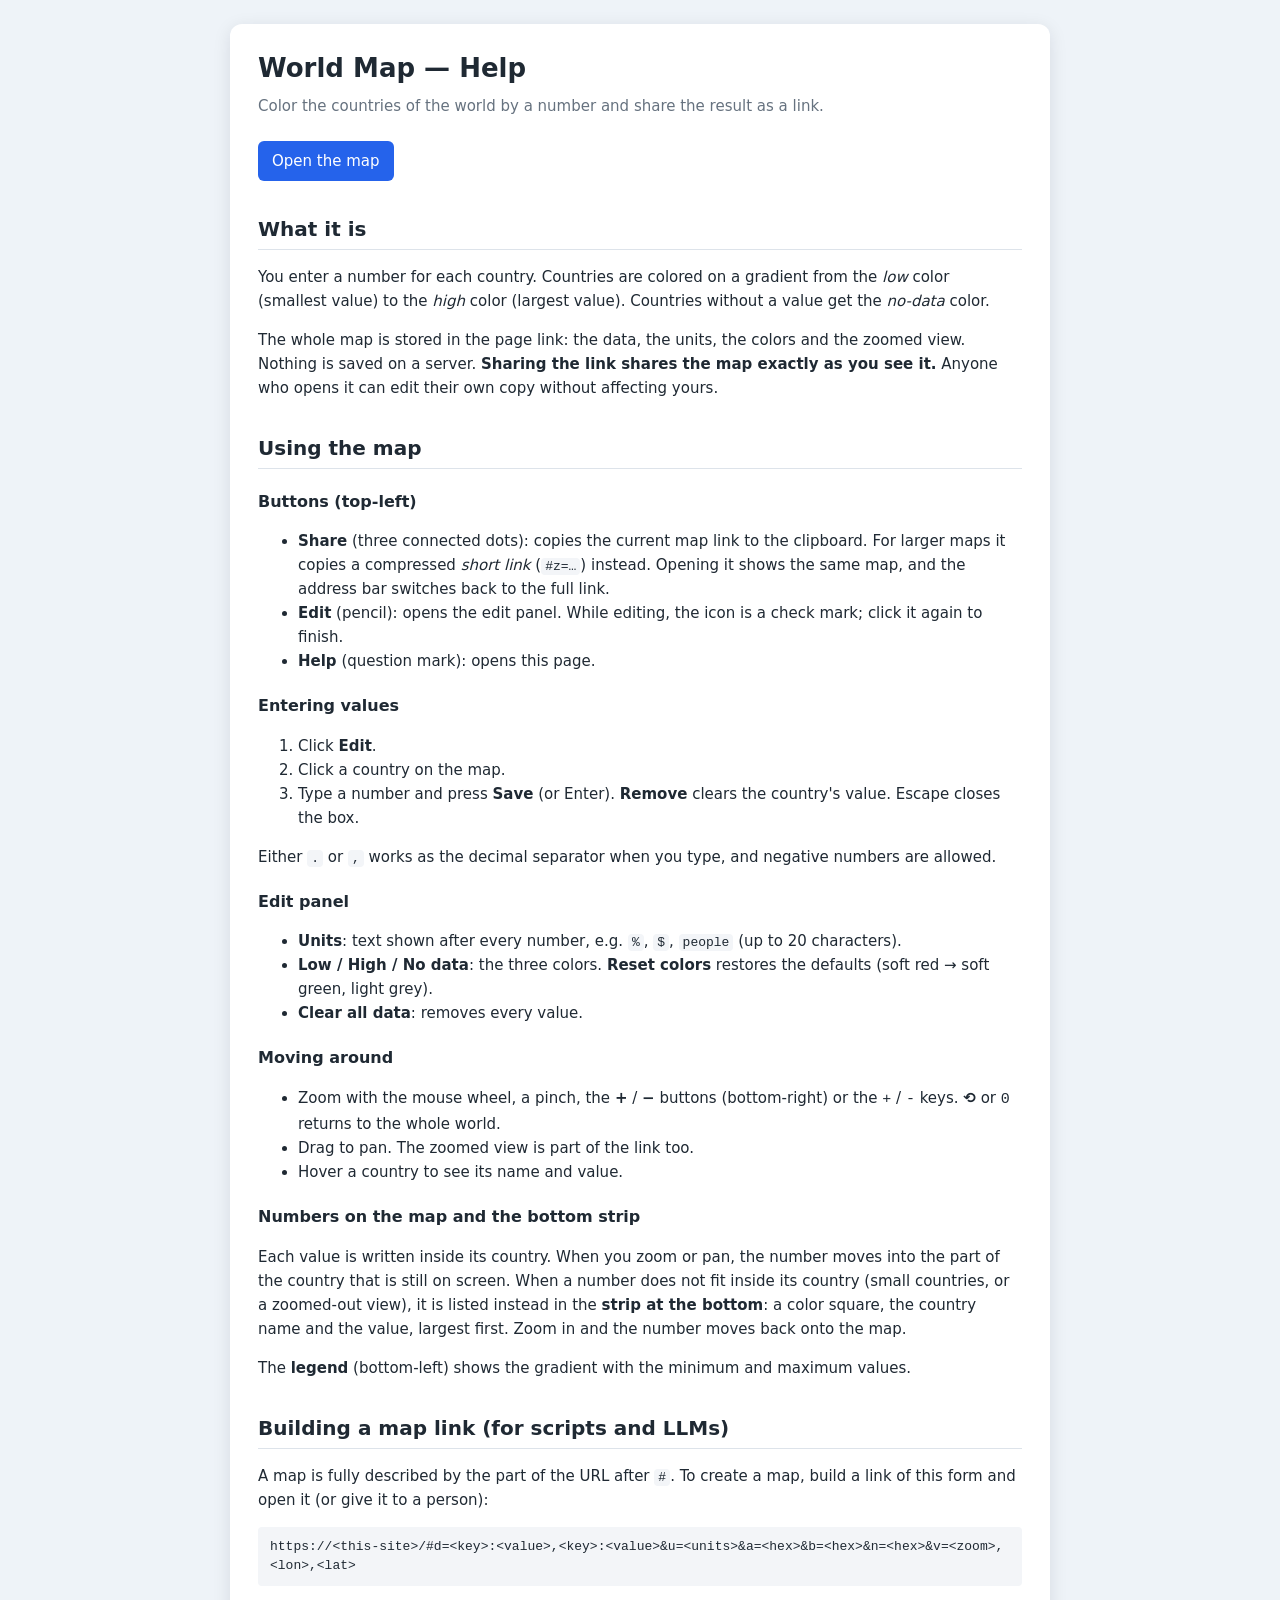
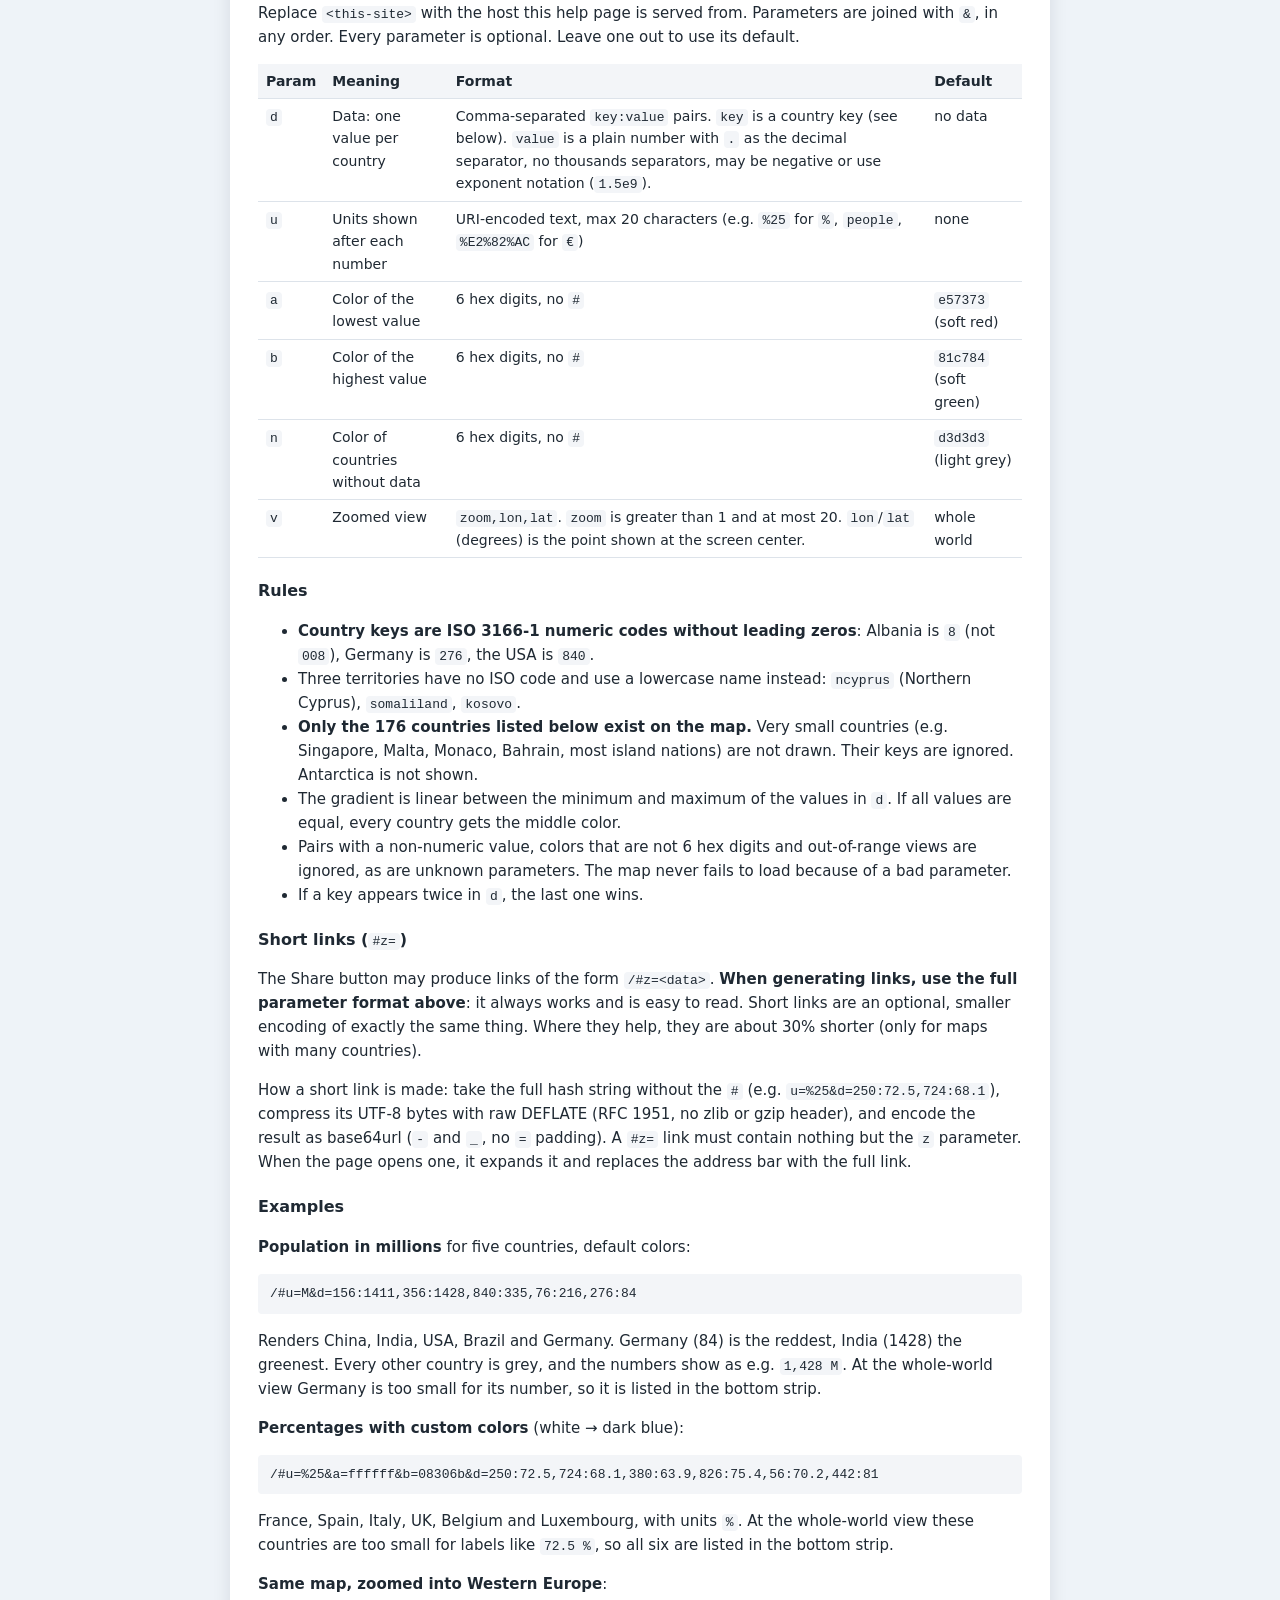
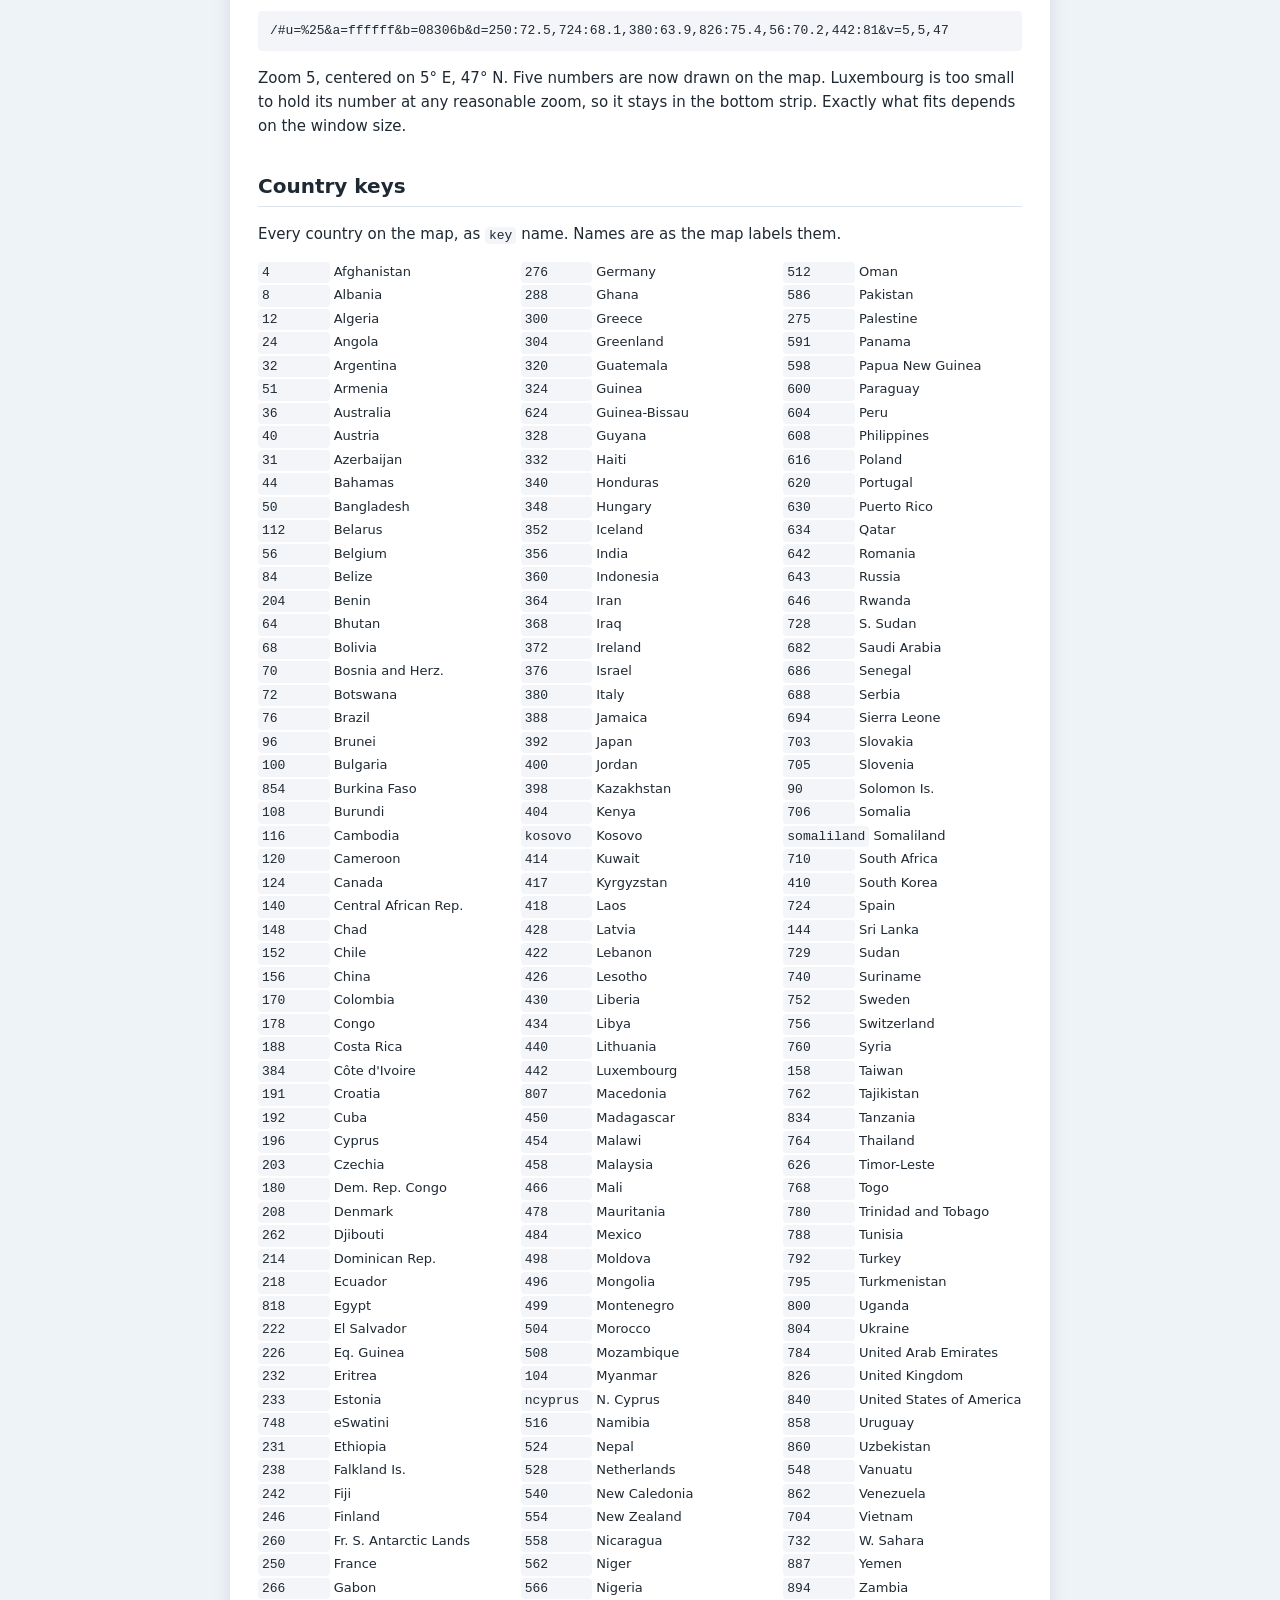
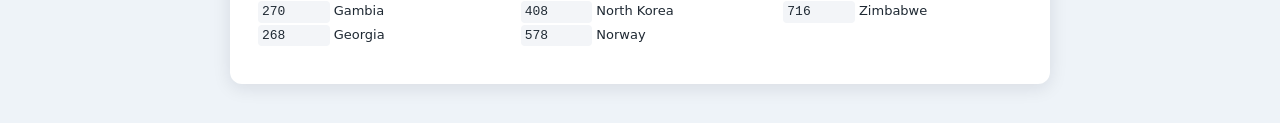
<file: help.html>
<!doctype html>
<html lang="en">
<head>
  <meta charset="utf-8">
  <meta name="viewport" content="width=device-width, initial-scale=1">
  <title>World Map Help</title>
  <meta name="description" content="How to use the World Map: color countries by value and share the map as a link. Includes the exact URL format for building map links programmatically (for scripts and LLMs).">
  <style>
    :root {
      --bg: #eef3f8; --panel: #ffffff; --text: #1f2933; --muted: #66727f;
      --accent: #2563eb; --line: #dde3ea; --code: #f3f5f8;
    }
    * { box-sizing: border-box; }
    body {
      margin: 0; background: var(--bg); color: var(--text);
      font: 15px/1.6 system-ui, -apple-system, "Segoe UI", Roboto, sans-serif;
    }
    main {
      max-width: 820px; margin: 24px auto; padding: 24px 28px;
      background: var(--panel); border-radius: 12px;
      box-shadow: 0 4px 18px rgba(15, 23, 42, .1);
    }
    @media (max-width: 860px) { main { margin: 0; border-radius: 0; padding: 20px 16px; } }
    h1 { margin: 0 0 4px; font-size: 26px; }
    h2 { margin: 32px 0 8px; font-size: 20px; border-bottom: 1px solid var(--line); padding-bottom: 4px; }
    h3 { margin: 20px 0 6px; font-size: 16px; }
    a { color: var(--accent); }
    .lead { color: var(--muted); margin-top: 0; }
    code, pre { font: 13px/1.5 ui-monospace, SFMono-Regular, Menlo, Consolas, monospace; background: var(--code); border-radius: 4px; }
    code { padding: 1px 4px; }
    pre { padding: 10px 12px; overflow-x: auto; white-space: pre-wrap; word-break: break-all; }
    table { border-collapse: collapse; width: 100%; margin: 8px 0; font-size: 14px; }
    th, td { text-align: left; padding: 6px 8px; border-bottom: 1px solid var(--line); vertical-align: top; }
    th { background: var(--code); }
    .keys { columns: 3 220px; column-gap: 24px; font-size: 13px; padding: 0; list-style: none; }
    .keys li { break-inside: avoid; padding: 1px 0; }
    .keys code { display: inline-block; min-width: 5.5em; }
    .open { display: inline-block; margin-top: 8px; padding: 8px 14px; background: var(--accent); color: #fff; border-radius: 6px; text-decoration: none; }
  </style>
</head>
<body>
<main>
  <h1>World Map — Help</h1>
  <p class="lead">Color the countries of the world by a number and share the result as a link.</p>
  <p><a class="open" href="/">Open the map</a></p>

  <h2 id="what">What it is</h2>
  <p>You enter a number for each country. Countries are colored on a gradient from the <em>low</em> color (smallest value) to the <em>high</em> color (largest value). Countries without a value get the <em>no-data</em> color.</p>
  <p>The whole map is stored in the page link: the data, the units, the colors and the zoomed view. Nothing is saved on a server. <strong>Sharing the link shares the map exactly as you see it.</strong> Anyone who opens it can edit their own copy without affecting yours.</p>

  <h2 id="using">Using the map</h2>
  <h3>Buttons (top-left)</h3>
  <ul>
    <li><strong>Share</strong> (three connected dots): copies the current map link to the clipboard. For larger maps it copies a compressed <em>short link</em> (<code>#z=…</code>) instead. Opening it shows the same map, and the address bar switches back to the full link.</li>
    <li><strong>Edit</strong> (pencil): opens the edit panel. While editing, the icon is a check mark; click it again to finish.</li>
    <li><strong>Help</strong> (question mark): opens this page.</li>
  </ul>
  <h3>Entering values</h3>
  <ol>
    <li>Click <strong>Edit</strong>.</li>
    <li>Click a country on the map.</li>
    <li>Type a number and press <strong>Save</strong> (or Enter). <strong>Remove</strong> clears the country's value. Escape closes the box.</li>
  </ol>
  <p>Either <code>.</code> or <code>,</code> works as the decimal separator when you type, and negative numbers are allowed.</p>
  <h3>Edit panel</h3>
  <ul>
    <li><strong>Units</strong>: text shown after every number, e.g. <code>%</code>, <code>$</code>, <code>people</code> (up to 20 characters).</li>
    <li><strong>Low / High / No data</strong>: the three colors. <strong>Reset colors</strong> restores the defaults (soft red → soft green, light grey).</li>
    <li><strong>Clear all data</strong>: removes every value.</li>
  </ul>
  <h3>Moving around</h3>
  <ul>
    <li>Zoom with the mouse wheel, a pinch, the <strong>+</strong> / <strong>−</strong> buttons (bottom-right) or the <kbd>+</kbd> / <kbd>-</kbd> keys. <strong>⟲</strong> or <kbd>0</kbd> returns to the whole world.</li>
    <li>Drag to pan. The zoomed view is part of the link too.</li>
    <li>Hover a country to see its name and value.</li>
  </ul>
  <h3>Numbers on the map and the bottom strip</h3>
  <p>Each value is written inside its country. When you zoom or pan, the number moves into the part of the country that is still on screen. When a number does not fit inside its country (small countries, or a zoomed-out view), it is listed instead in the <strong>strip at the bottom</strong>: a color square, the country name and the value, largest first. Zoom in and the number moves back onto the map.</p>
  <p>The <strong>legend</strong> (bottom-left) shows the gradient with the minimum and maximum values.</p>

  <h2 id="link-format">Building a map link (for scripts and LLMs)</h2>
  <p>A map is fully described by the part of the URL after <code>#</code>. To create a map, build a link of this form and open it (or give it to a person):</p>
  <pre>https://&lt;this-site&gt;/#d=&lt;key&gt;:&lt;value&gt;,&lt;key&gt;:&lt;value&gt;&amp;u=&lt;units&gt;&amp;a=&lt;hex&gt;&amp;b=&lt;hex&gt;&amp;n=&lt;hex&gt;&amp;v=&lt;zoom&gt;,&lt;lon&gt;,&lt;lat&gt;</pre>
  <p>Replace <code>&lt;this-site&gt;</code> with the host this help page is served from. Parameters are joined with <code>&amp;</code>, in any order. Every parameter is optional. Leave one out to use its default.</p>

  <table>
    <thead><tr><th>Param</th><th>Meaning</th><th>Format</th><th>Default</th></tr></thead>
    <tbody>
      <tr><td><code>d</code></td><td>Data: one value per country</td><td>Comma-separated <code>key:value</code> pairs. <code>key</code> is a country key (see below). <code>value</code> is a plain number with <code>.</code> as the decimal separator, no thousands separators, may be negative or use exponent notation (<code>1.5e9</code>).</td><td>no data</td></tr>
      <tr><td><code>u</code></td><td>Units shown after each number</td><td>URI-encoded text, max 20 characters (e.g. <code>%25</code> for <code>%</code>, <code>people</code>, <code>%E2%82%AC</code> for <code>€</code>)</td><td>none</td></tr>
      <tr><td><code>a</code></td><td>Color of the lowest value</td><td>6 hex digits, no <code>#</code></td><td><code>e57373</code> (soft red)</td></tr>
      <tr><td><code>b</code></td><td>Color of the highest value</td><td>6 hex digits, no <code>#</code></td><td><code>81c784</code> (soft green)</td></tr>
      <tr><td><code>n</code></td><td>Color of countries without data</td><td>6 hex digits, no <code>#</code></td><td><code>d3d3d3</code> (light grey)</td></tr>
      <tr><td><code>v</code></td><td>Zoomed view</td><td><code>zoom,lon,lat</code>. <code>zoom</code> is greater than 1 and at most 20. <code>lon</code>/<code>lat</code> (degrees) is the point shown at the screen center.</td><td>whole world</td></tr>
    </tbody>
  </table>

  <h3>Rules</h3>
  <ul>
    <li><strong>Country keys are ISO 3166-1 numeric codes without leading zeros</strong>: Albania is <code>8</code> (not <code>008</code>), Germany is <code>276</code>, the USA is <code>840</code>.</li>
    <li>Three territories have no ISO code and use a lowercase name instead: <code>ncyprus</code> (Northern Cyprus), <code>somaliland</code>, <code>kosovo</code>.</li>
    <li><strong>Only the 176 countries listed below exist on the map.</strong> Very small countries (e.g. Singapore, Malta, Monaco, Bahrain, most island nations) are not drawn. Their keys are ignored. Antarctica is not shown.</li>
    <li>The gradient is linear between the minimum and maximum of the values in <code>d</code>. If all values are equal, every country gets the middle color.</li>
    <li>Pairs with a non-numeric value, colors that are not 6 hex digits and out-of-range views are ignored, as are unknown parameters. The map never fails to load because of a bad parameter.</li>
    <li>If a key appears twice in <code>d</code>, the last one wins.</li>
  </ul>

  <h3 id="short-links">Short links (<code>#z=</code>)</h3>
  <p>The Share button may produce links of the form <code>/#z=&lt;data&gt;</code>. <strong>When generating links, use the full parameter format above</strong>: it always works and is easy to read. Short links are an optional, smaller encoding of exactly the same thing. Where they help, they are about 30% shorter (only for maps with many countries).</p>
  <p>How a short link is made: take the full hash string without the <code>#</code> (e.g. <code>u=%25&amp;d=250:72.5,724:68.1</code>), compress its UTF-8 bytes with raw DEFLATE (RFC 1951, no zlib or gzip header), and encode the result as base64url (<code>-</code> and <code>_</code>, no <code>=</code> padding). A <code>#z=</code> link must contain nothing but the <code>z</code> parameter. When the page opens one, it expands it and replaces the address bar with the full link.</p>

  <h3>Examples</h3>
  <p><strong>Population in millions</strong> for five countries, default colors:</p>
  <pre>/#u=M&amp;d=156:1411,356:1428,840:335,76:216,276:84</pre>
  <p>Renders China, India, USA, Brazil and Germany. Germany (84) is the reddest, India (1428) the greenest. Every other country is grey, and the numbers show as e.g. <code>1,428 M</code>. At the whole-world view Germany is too small for its number, so it is listed in the bottom strip.</p>

  <p><strong>Percentages with custom colors</strong> (white → dark blue):</p>
  <pre>/#u=%25&amp;a=ffffff&amp;b=08306b&amp;d=250:72.5,724:68.1,380:63.9,826:75.4,56:70.2,442:81</pre>
  <p>France, Spain, Italy, UK, Belgium and Luxembourg, with units <code>%</code>. At the whole-world view these countries are too small for labels like <code>72.5 %</code>, so all six are listed in the bottom strip.</p>

  <p><strong>Same map, zoomed into Western Europe</strong>:</p>
  <pre>/#u=%25&amp;a=ffffff&amp;b=08306b&amp;d=250:72.5,724:68.1,380:63.9,826:75.4,56:70.2,442:81&amp;v=5,5,47</pre>
  <p>Zoom 5, centered on 5° E, 47° N. Five numbers are now drawn on the map. Luxembourg is too small to hold its number at any reasonable zoom, so it stays in the bottom strip. Exactly what fits depends on the window size.</p>

  <h2 id="keys">Country keys</h2>
  <p>Every country on the map, as <code>key</code> name. Names are as the map labels them.</p>
  <ul class="keys">
    <li><code>4</code> Afghanistan</li>
    <li><code>8</code> Albania</li>
    <li><code>12</code> Algeria</li>
    <li><code>24</code> Angola</li>
    <li><code>32</code> Argentina</li>
    <li><code>51</code> Armenia</li>
    <li><code>36</code> Australia</li>
    <li><code>40</code> Austria</li>
    <li><code>31</code> Azerbaijan</li>
    <li><code>44</code> Bahamas</li>
    <li><code>50</code> Bangladesh</li>
    <li><code>112</code> Belarus</li>
    <li><code>56</code> Belgium</li>
    <li><code>84</code> Belize</li>
    <li><code>204</code> Benin</li>
    <li><code>64</code> Bhutan</li>
    <li><code>68</code> Bolivia</li>
    <li><code>70</code> Bosnia and Herz.</li>
    <li><code>72</code> Botswana</li>
    <li><code>76</code> Brazil</li>
    <li><code>96</code> Brunei</li>
    <li><code>100</code> Bulgaria</li>
    <li><code>854</code> Burkina Faso</li>
    <li><code>108</code> Burundi</li>
    <li><code>116</code> Cambodia</li>
    <li><code>120</code> Cameroon</li>
    <li><code>124</code> Canada</li>
    <li><code>140</code> Central African Rep.</li>
    <li><code>148</code> Chad</li>
    <li><code>152</code> Chile</li>
    <li><code>156</code> China</li>
    <li><code>170</code> Colombia</li>
    <li><code>178</code> Congo</li>
    <li><code>188</code> Costa Rica</li>
    <li><code>384</code> Côte d'Ivoire</li>
    <li><code>191</code> Croatia</li>
    <li><code>192</code> Cuba</li>
    <li><code>196</code> Cyprus</li>
    <li><code>203</code> Czechia</li>
    <li><code>180</code> Dem. Rep. Congo</li>
    <li><code>208</code> Denmark</li>
    <li><code>262</code> Djibouti</li>
    <li><code>214</code> Dominican Rep.</li>
    <li><code>218</code> Ecuador</li>
    <li><code>818</code> Egypt</li>
    <li><code>222</code> El Salvador</li>
    <li><code>226</code> Eq. Guinea</li>
    <li><code>232</code> Eritrea</li>
    <li><code>233</code> Estonia</li>
    <li><code>748</code> eSwatini</li>
    <li><code>231</code> Ethiopia</li>
    <li><code>238</code> Falkland Is.</li>
    <li><code>242</code> Fiji</li>
    <li><code>246</code> Finland</li>
    <li><code>260</code> Fr. S. Antarctic Lands</li>
    <li><code>250</code> France</li>
    <li><code>266</code> Gabon</li>
    <li><code>270</code> Gambia</li>
    <li><code>268</code> Georgia</li>
    <li><code>276</code> Germany</li>
    <li><code>288</code> Ghana</li>
    <li><code>300</code> Greece</li>
    <li><code>304</code> Greenland</li>
    <li><code>320</code> Guatemala</li>
    <li><code>324</code> Guinea</li>
    <li><code>624</code> Guinea-Bissau</li>
    <li><code>328</code> Guyana</li>
    <li><code>332</code> Haiti</li>
    <li><code>340</code> Honduras</li>
    <li><code>348</code> Hungary</li>
    <li><code>352</code> Iceland</li>
    <li><code>356</code> India</li>
    <li><code>360</code> Indonesia</li>
    <li><code>364</code> Iran</li>
    <li><code>368</code> Iraq</li>
    <li><code>372</code> Ireland</li>
    <li><code>376</code> Israel</li>
    <li><code>380</code> Italy</li>
    <li><code>388</code> Jamaica</li>
    <li><code>392</code> Japan</li>
    <li><code>400</code> Jordan</li>
    <li><code>398</code> Kazakhstan</li>
    <li><code>404</code> Kenya</li>
    <li><code>kosovo</code> Kosovo</li>
    <li><code>414</code> Kuwait</li>
    <li><code>417</code> Kyrgyzstan</li>
    <li><code>418</code> Laos</li>
    <li><code>428</code> Latvia</li>
    <li><code>422</code> Lebanon</li>
    <li><code>426</code> Lesotho</li>
    <li><code>430</code> Liberia</li>
    <li><code>434</code> Libya</li>
    <li><code>440</code> Lithuania</li>
    <li><code>442</code> Luxembourg</li>
    <li><code>807</code> Macedonia</li>
    <li><code>450</code> Madagascar</li>
    <li><code>454</code> Malawi</li>
    <li><code>458</code> Malaysia</li>
    <li><code>466</code> Mali</li>
    <li><code>478</code> Mauritania</li>
    <li><code>484</code> Mexico</li>
    <li><code>498</code> Moldova</li>
    <li><code>496</code> Mongolia</li>
    <li><code>499</code> Montenegro</li>
    <li><code>504</code> Morocco</li>
    <li><code>508</code> Mozambique</li>
    <li><code>104</code> Myanmar</li>
    <li><code>ncyprus</code> N. Cyprus</li>
    <li><code>516</code> Namibia</li>
    <li><code>524</code> Nepal</li>
    <li><code>528</code> Netherlands</li>
    <li><code>540</code> New Caledonia</li>
    <li><code>554</code> New Zealand</li>
    <li><code>558</code> Nicaragua</li>
    <li><code>562</code> Niger</li>
    <li><code>566</code> Nigeria</li>
    <li><code>408</code> North Korea</li>
    <li><code>578</code> Norway</li>
    <li><code>512</code> Oman</li>
    <li><code>586</code> Pakistan</li>
    <li><code>275</code> Palestine</li>
    <li><code>591</code> Panama</li>
    <li><code>598</code> Papua New Guinea</li>
    <li><code>600</code> Paraguay</li>
    <li><code>604</code> Peru</li>
    <li><code>608</code> Philippines</li>
    <li><code>616</code> Poland</li>
    <li><code>620</code> Portugal</li>
    <li><code>630</code> Puerto Rico</li>
    <li><code>634</code> Qatar</li>
    <li><code>642</code> Romania</li>
    <li><code>643</code> Russia</li>
    <li><code>646</code> Rwanda</li>
    <li><code>728</code> S. Sudan</li>
    <li><code>682</code> Saudi Arabia</li>
    <li><code>686</code> Senegal</li>
    <li><code>688</code> Serbia</li>
    <li><code>694</code> Sierra Leone</li>
    <li><code>703</code> Slovakia</li>
    <li><code>705</code> Slovenia</li>
    <li><code>90</code> Solomon Is.</li>
    <li><code>706</code> Somalia</li>
    <li><code>somaliland</code> Somaliland</li>
    <li><code>710</code> South Africa</li>
    <li><code>410</code> South Korea</li>
    <li><code>724</code> Spain</li>
    <li><code>144</code> Sri Lanka</li>
    <li><code>729</code> Sudan</li>
    <li><code>740</code> Suriname</li>
    <li><code>752</code> Sweden</li>
    <li><code>756</code> Switzerland</li>
    <li><code>760</code> Syria</li>
    <li><code>158</code> Taiwan</li>
    <li><code>762</code> Tajikistan</li>
    <li><code>834</code> Tanzania</li>
    <li><code>764</code> Thailand</li>
    <li><code>626</code> Timor-Leste</li>
    <li><code>768</code> Togo</li>
    <li><code>780</code> Trinidad and Tobago</li>
    <li><code>788</code> Tunisia</li>
    <li><code>792</code> Turkey</li>
    <li><code>795</code> Turkmenistan</li>
    <li><code>800</code> Uganda</li>
    <li><code>804</code> Ukraine</li>
    <li><code>784</code> United Arab Emirates</li>
    <li><code>826</code> United Kingdom</li>
    <li><code>840</code> United States of America</li>
    <li><code>858</code> Uruguay</li>
    <li><code>860</code> Uzbekistan</li>
    <li><code>548</code> Vanuatu</li>
    <li><code>862</code> Venezuela</li>
    <li><code>704</code> Vietnam</li>
    <li><code>732</code> W. Sahara</li>
    <li><code>887</code> Yemen</li>
    <li><code>894</code> Zambia</li>
    <li><code>716</code> Zimbabwe</li>
  </ul>
</main>
</body>
</html>
</file>
